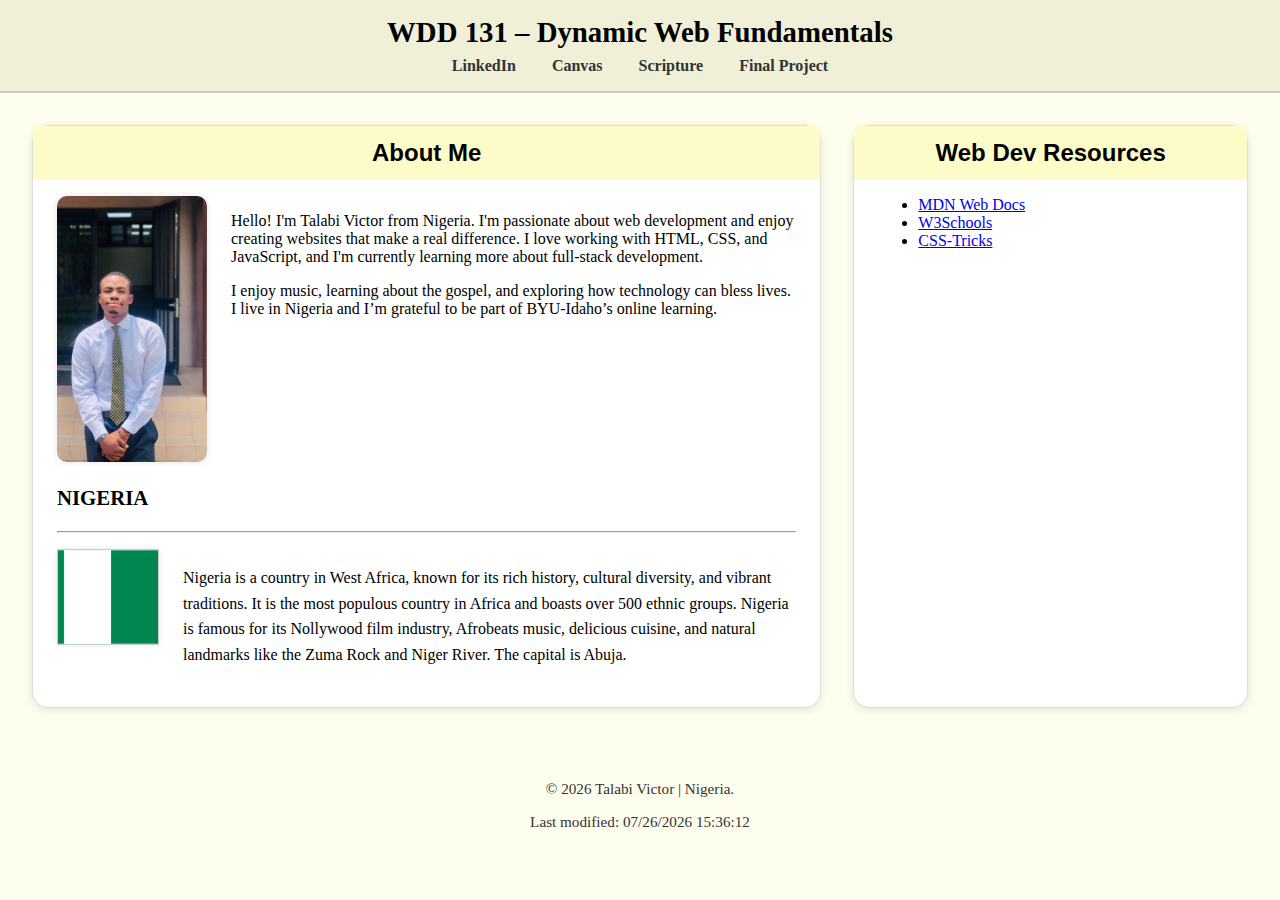
<file: index.html>
<!DOCTYPE html>
<html lang="en">
  <head>
    <meta charset="UTF-8" />
    <meta name="viewport" content="width=device-width, initial-scale=1.0" />
    <meta
      name="description"
      content="WDD 131 – Dynamic Web Fundamentals | Talabi Victor | Course landing page"
    />
    <meta name="author" content="Talabi Victor" />
    <title>WDD 131 – Dynamic Web Fundamentals – Talabi Victor</title>
    <link rel="stylesheet" href="styles/base.css" />
    <script src="scripts/getdates.js" defer></script>
  </head>
  <body>
    <header>
      <h1>WDD 131 – Dynamic Web Fundamentals</h1>
      <nav>
        <a href="https://linkedin.com" target="_blank">LinkedIn</a>
        <a href="https://byupw.instructure.com/" target="_blank">Canvas</a>
        <a
          href="https://www.churchofjesuschrist.org/study/scriptures/bofm/1-ne/3?lang=eng&id=p7#p7"
          target="_blank"
          >Scripture</a
        >
        <a href="#">Final Project</a>
      </nav>
    </header>

    <main class="container">
      <!-- About Me Card -->
      <section class="card about-me">
        <h2>About Me</h2>
        <div class="about-content">
          <img src="images/fresh.jpg" alt="Talabi Victor portrait" />
          <div class="about-text">
            <p>
              Hello! I'm Talabi Victor from Nigeria. I'm passionate about web
              development and enjoy creating websites that make a real
              difference. I love working with HTML, CSS, and JavaScript, and I'm
              currently learning more about full-stack development.
            </p>
            <p>
              I enjoy music, learning about the gospel, and exploring how
              technology can bless lives. I live in Nigeria and I’m grateful to
              be part of BYU-Idaho’s online learning.
            </p>
          </div>
        </div>

        <!-- Country Info -->
        <h3 class="location-title">Nigeria</h3>
        <hr />
        <div class="country-info">
          <img src="images/naija flag.jpg" alt="Official Flag of Nigeria" />
          <div class="country-description">
            <p>
              Nigeria is a country in West Africa, known for its rich history,
              cultural diversity, and vibrant traditions. It is the most
              populous country in Africa and boasts over 500 ethnic groups.
              Nigeria is famous for its Nollywood film industry, Afrobeats
              music, delicious cuisine, and natural landmarks like the Zuma Rock
              and Niger River. The capital is Abuja.
            </p>
          </div>
        </div>
      </section>

      <!-- Resources Card -->
      <section class="card resources">
        <h2>Web Dev Resources</h2>
        <ul>
          <li>
            <a href="https://developer.mozilla.org/" target="_blank"
              >MDN Web Docs</a
            >
          </li>
          <li>
            <a href="https://www.w3schools.com/" target="_blank">W3Schools</a>
          </li>
          <li>
            <a href="https://css-tricks.com/" target="_blank">CSS-Tricks</a>
          </li>
        </ul>
      </section>
    </main>

    <footer>
      <p>&copy; <span id="currentyear"></span> Talabi Victor | Nigeria.</p>
      <p id="lastModified"></p>
    </footer>
  </body>
</html>
</file>
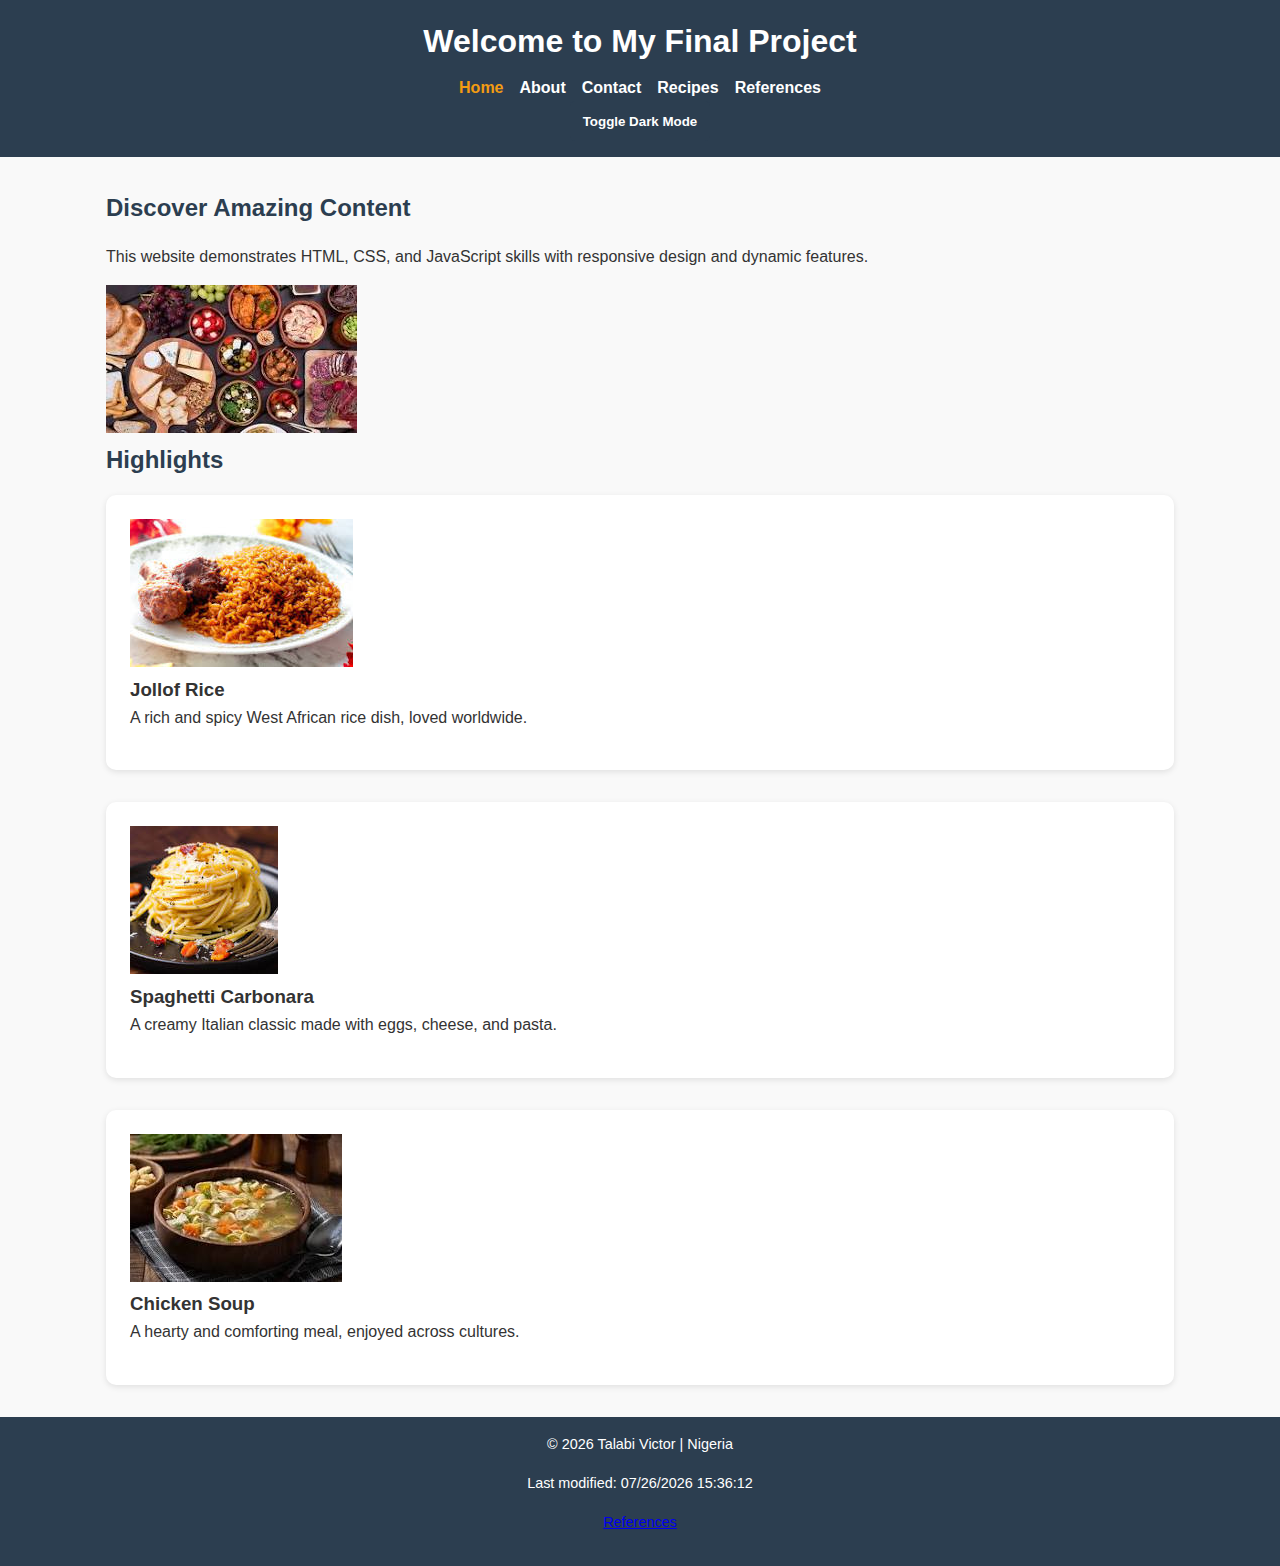
<file: w06-project/final-project/index.html>
<!DOCTYPE html>
<html lang="en">
  <head>
    <meta charset="UTF-8" />
    <meta name="viewport" content="width=device-width, initial-scale=1.0" />
    <meta
      name="description"
      content="Final Project Homepage - Showcasing recipes, culture, and more."
    />
    <title>Final Project | Home</title>
    <link rel="stylesheet" href="css/style.css" />
  </head>
  <body>
    <header>
      <h1>Welcome to My Final Project</h1>
      <nav>
        <ul>
          <li><a href="index.html" class="active">Home</a></li>
          <li><a href="about.html">About</a></li>
          <li><a href="contact.html">Contact</a></li>
          <li><a href="recipes.html">Recipes</a></li>
          <li><a href="references.html">References</a></li>
        </ul>
      </nav>
      <button id="modeToggle">Toggle Dark Mode</button>
    </header>

    <main>
      <section class="hero">
        <h2>Discover Amazing Content</h2>
        <p>
          This website demonstrates HTML, CSS, and JavaScript skills with
          responsive design and dynamic features.
        </p>
        <img src="images/ses.jpg" alt="Hero image" loading="lazy" />
      </section>

      <section>
        <h2>Highlights</h2>
        <div class="card-grid">
          <article class="card">
            <img src="images/jollof.jpg" alt="Sample 1" loading="lazy" />
            <h3>Jollof Rice</h3>
            <p>A rich and spicy West African rice dish, loved worldwide.</p>
          </article>

          <article class="card">
            <img src="images/spagetti.jpg" alt="Sample 2" loading="lazy" />
            <h3>Spaghetti Carbonara</h3>
            <p>A creamy Italian classic made with eggs, cheese, and pasta.</p>
          </article>

          <article class="card">
            <img src="images/chicken.jpg" alt="Sample 3" loading="lazy" />
            <h3>Chicken Soup</h3>
            <p>A hearty and comforting meal, enjoyed across cultures.</p>
          </article>
        </div>
      </section>
    </main>

    <footer>
      <p>&copy; <span id="currentyear"></span> Talabi Victor | Nigeria</p>
      <p id="lastModified"></p>
      <p><a href="references.html">References</a></p>
    </footer>

    <script src="scripts/main.js"></script>
  </body>
</html>
</file>
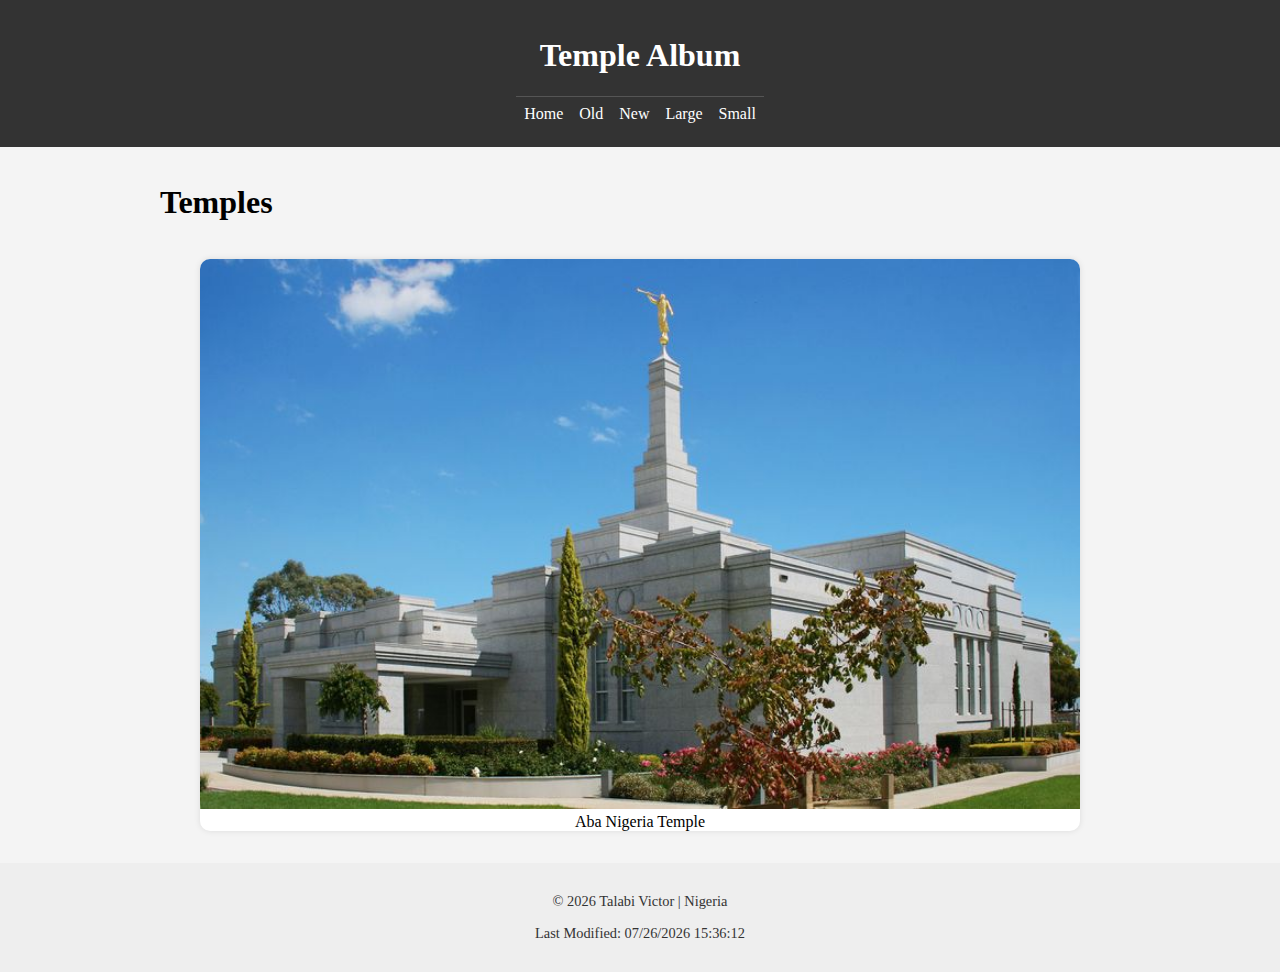
<file: temples.html>
<!DOCTYPE html>
<html lang="en">
  <head>
    <meta charset="UTF-8" />
    <meta name="viewport" content="width=device-width, initial-scale=1.0" />
    <title>Temple Album</title>
    <link rel="stylesheet" href="./styles/temples.css" />
    <link
      rel="stylesheet"
      href="./styles/temples-large.css"
      media="(min-width: 768px)"
    />
    <script src="./scripts/temples.js" defer></script>
  </head>
  <body>
    <header>
      <h1>Temple Album</h1>
      <button id="menu">☰</button>
      <nav class="navigation">
        <a href="#">Home</a>
        <a href="#">Old</a>
        <a href="#">New</a>
        <a href="#">Large</a>
        <a href="#">Small</a>
      </nav>
    </header>

    <main>
      <h1>Temples</h1>
      <div class="temple-grid">
        <!-- Example template -->
        <figure>
          <img
            src="images/adelaide_australia_temple_lds.jpeg"
            alt="Aba Nigeria Temple"
          />
          <figcaption>Aba Nigeria Temple</figcaption>
        </figure>
        <!-- Repeat 9 times -->
      </div>
    </main>

    <footer>
      <p>&copy; <span id="currentyear"></span> Talabi Victor | Nigeria</p>
      <p id="lastModified"></p>
    </footer>
  </body>
</html>
</file>
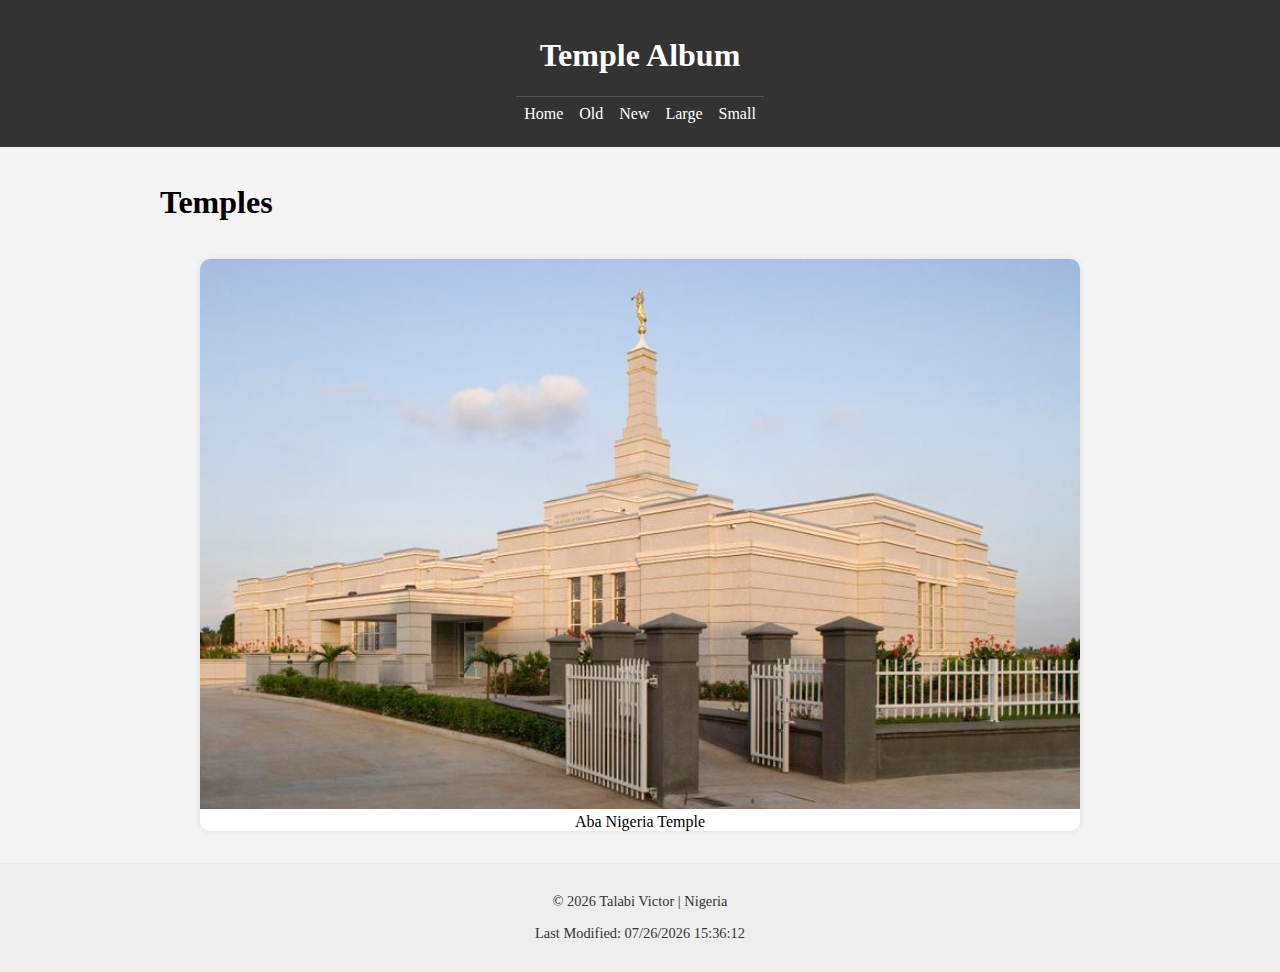
<file: styles/temples.html>
<!DOCTYPE html>
<html lang="en">
  <head>
    <meta charset="UTF-8" />
    <meta name="viewport" content="width=device-width, initial-scale=1.0" />
    <title>Temple Album</title>
    <link rel="stylesheet" href="temples.css" />
    <link
      rel="stylesheet"
      href="temples-large.css"
      media="(min-width: 768px)"
    />
    <script src="../scripts/temples.js" defer></script>
  </head>
  <body>
    <header>
      <h1>Temple Album</h1>
      <button id="menu">☰</button>
      <nav class="navigation">
        <a href="#">Home</a>
        <a href="#">Old</a>
        <a href="#">New</a>
        <a href="#">Large</a>
        <a href="#">Small</a>
      </nav>
    </header>

    <main>
      <h1>Temples</h1>
      <div class="temple-grid">
        <!-- Example template -->
        <figure>
          <img
            src="../images/aba_nigeria_temple_lds (2).jpeg"
            alt="Aba Nigeria Temple"
          />
          <figcaption>Aba Nigeria Temple</figcaption>
        </figure>
        <!-- Repeat 9 times -->
      </div>
    </main>

    <footer>
      <p>&copy; <span id="currentyear"></span> Talabi Victor | Nigeria</p>
      <p id="lastModified"></p>
    </footer>
  </body>
</html>
</file>
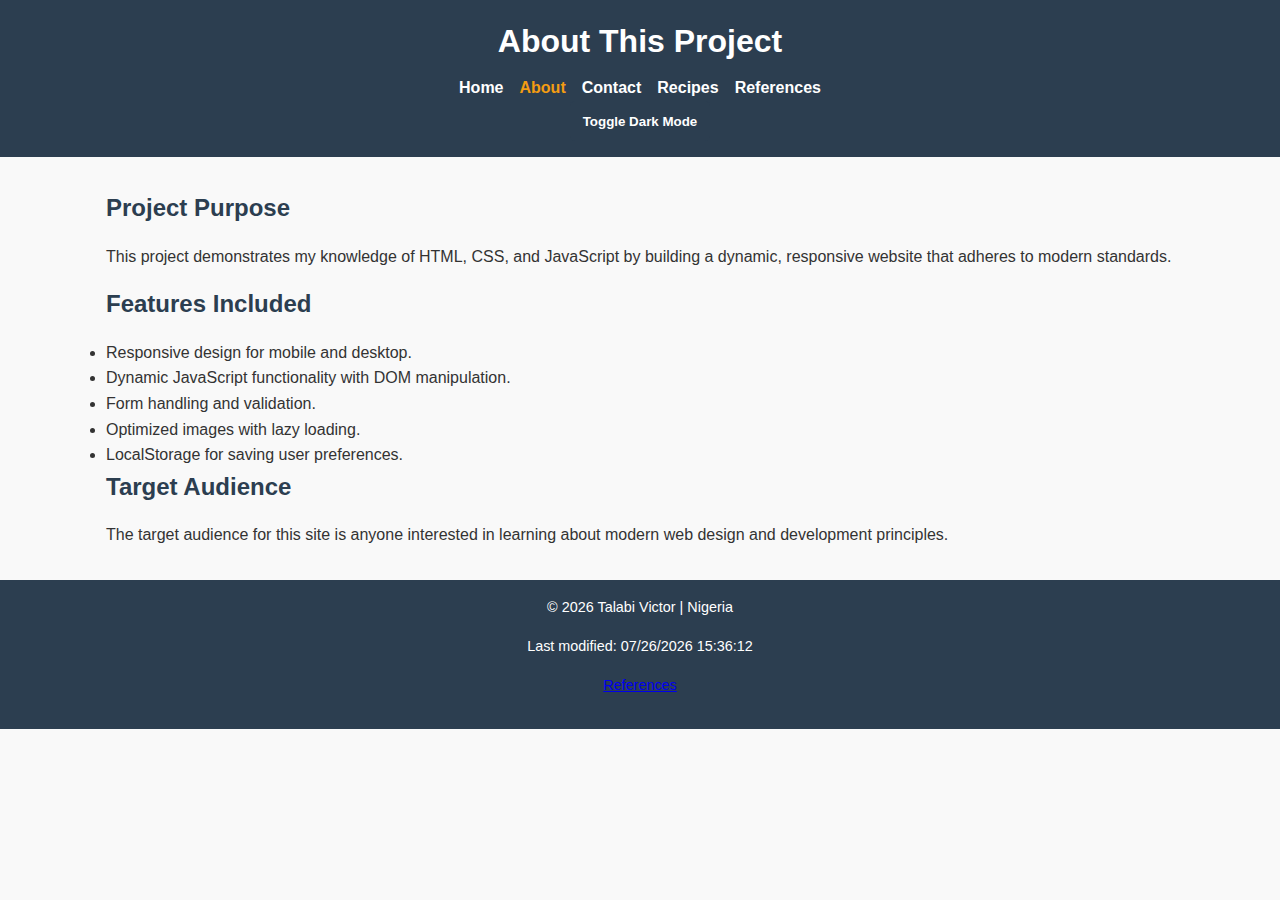
<file: w06-project/final-project/about.html>
<!DOCTYPE html>
<html lang="en">
  <head>
    <meta charset="UTF-8" />
    <meta name="viewport" content="width=device-width, initial-scale=1.0" />
    <meta
      name="description"
      content="About this website project and its purpose."
    />
    <title>Final Project | About</title>
    <link rel="stylesheet" href="css/style.css" />
  </head>
  <body>
    <header>
      <h1>About This Project</h1>
      <nav>
        <ul>
          <li><a href="index.html">Home</a></li>
          <li><a href="about.html" class="active">About</a></li>
          <li><a href="contact.html">Contact</a></li>
          <li><a href="recipes.html">Recipes</a></li>
          <li><a href="references.html">References</a></li>
        </ul>
      </nav>
      <button id="modeToggle">Toggle Dark Mode</button>
    </header>

    <main>
      <section>
        <h2>Project Purpose</h2>
        <p>
          This project demonstrates my knowledge of HTML, CSS, and JavaScript by
          building a dynamic, responsive website that adheres to modern
          standards.
        </p>
      </section>

      <section>
        <h2>Features Included</h2>
        <ul>
          <li>Responsive design for mobile and desktop.</li>
          <li>Dynamic JavaScript functionality with DOM manipulation.</li>
          <li>Form handling and validation.</li>
          <li>Optimized images with lazy loading.</li>
          <li>LocalStorage for saving user preferences.</li>
        </ul>
      </section>

      <section>
        <h2>Target Audience</h2>
        <p>
          The target audience for this site is anyone interested in learning
          about modern web design and development principles.
        </p>
      </section>
    </main>

    <footer>
      <p>&copy; <span id="currentyear"></span> Talabi Victor | Nigeria</p>
      <p id="lastModified"></p>
      <p><a href="references.html">References</a></p>
    </footer>

    <script src="scripts/main.js"></script>
  </body>
</html>
</file>
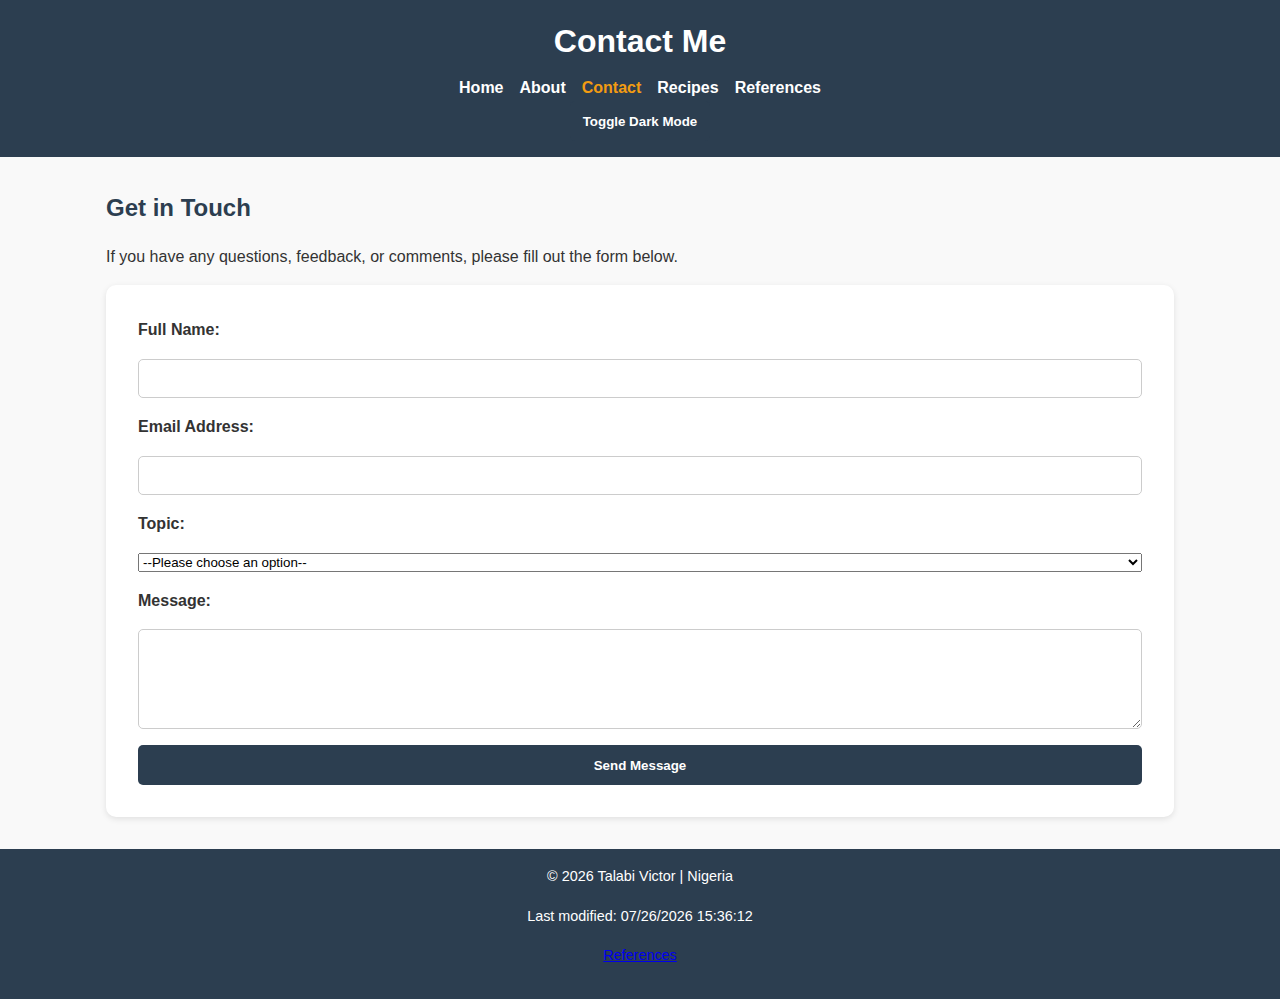
<file: w06-project/final-project/contact.html>
<!DOCTYPE html>
<html lang="en">
  <head>
    <meta charset="UTF-8" />
    <meta name="viewport" content="width=device-width, initial-scale=1.0" />
    <meta name="description" content="Contact page with form to reach out." />
    <title>Final Project | Contact</title>
    <link rel="stylesheet" href="css/style.css" />
  </head>
  <body>
    <header>
      <h1>Contact Me</h1>
      <nav>
        <ul>
          <li><a href="index.html">Home</a></li>
          <li><a href="about.html">About</a></li>
          <li><a href="contact.html" class="active">Contact</a></li>
          <li><a href="recipes.html">Recipes</a></li>
          <li><a href="references.html">References</a></li>
        </ul>
      </nav>
      <button id="modeToggle">Toggle Dark Mode</button>
    </header>

    <main>
      <section>
        <h2>Get in Touch</h2>
        <p>
          If you have any questions, feedback, or comments, please fill out the
          form below.
        </p>

        <form id="contactForm">
          <label for="name">Full Name:</label>
          <input type="text" id="name" name="name" required />

          <label for="email">Email Address:</label>
          <input type="email" id="email" name="email" required />

          <label for="topic">Topic:</label>
          <select id="topic" name="topic" required>
            <option value="">--Please choose an option--</option>
            <option value="feedback">Feedback</option>
            <option value="question">Question</option>
            <option value="support">Support</option>
          </select>

          <label for="message">Message:</label>
          <textarea id="message" name="message" rows="5" required></textarea>

          <button type="submit">Send Message</button>
        </form>

        <p id="formResponse" class="hidden"></p>
      </section>
    </main>

    <footer>
      <p>&copy; <span id="currentyear"></span> Talabi Victor | Nigeria</p>
      <p id="lastModified"></p>
      <p><a href="references.html">References</a></p>
    </footer>

    <script src="scripts/main.js"></script>
  </body>
</html>
</file>
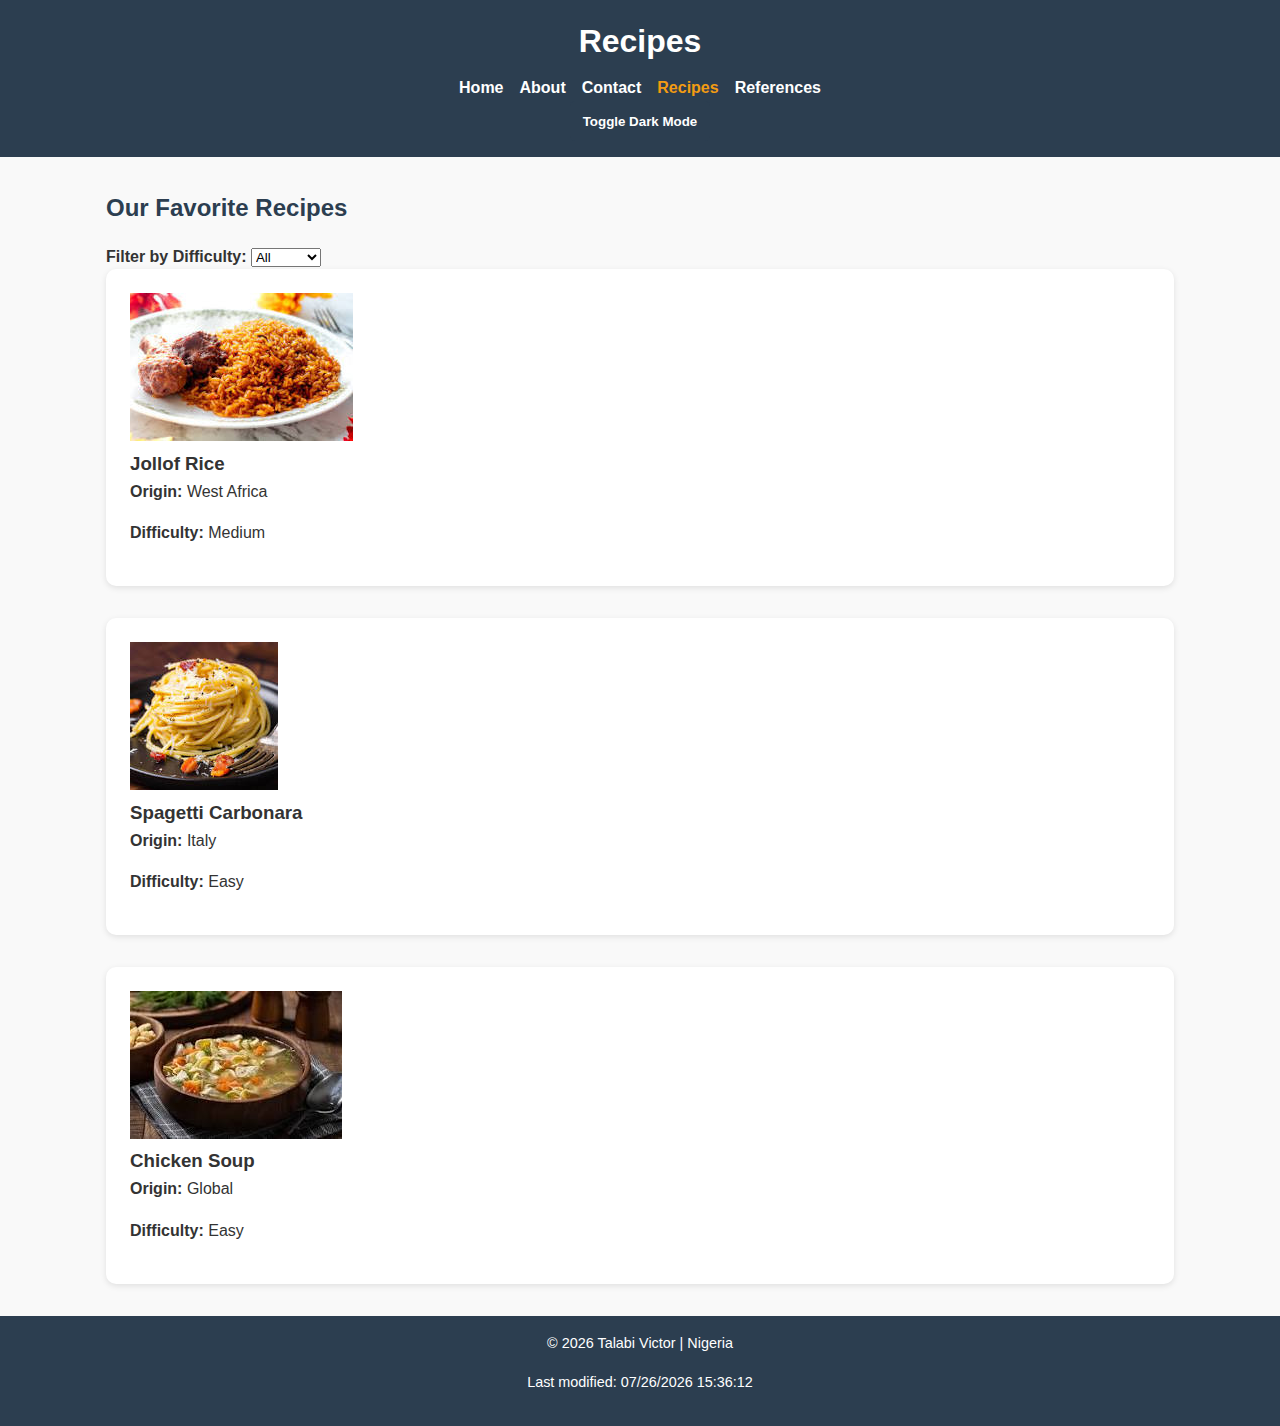
<file: w06-project/final-project/recipes.html>
<!DOCTYPE html>
<html lang="en">
  <head>
    <meta charset="UTF-8" />
    <meta name="viewport" content="width=device-width, initial-scale=1.0" />
    <meta
      name="description"
      content="Recipe collection with dynamic JavaScript rendering."
    />
    <title>Final Project | Recipes</title>
    <link rel="stylesheet" href="css/style.css" />
  </head>
  <body>
    <header>
      <h1>Recipes</h1>
      <nav>
        <ul>
          <li><a href="index.html">Home</a></li>
          <li><a href="about.html">About</a></li>
          <li><a href="contact.html">Contact</a></li>
          <li><a href="recipes.html" class="active">Recipes</a></li>
          <li><a href="references.html">References</a></li>
        </ul>
      </nav>
      <button id="modeToggle">Toggle Dark Mode</button>
    </header>

    <main>
      <section>
        <h2>Our Favorite Recipes</h2>

        <!-- Filter dropdown -->
        <label for="difficultyFilter">Filter by Difficulty:</label>
        <select id="difficultyFilter">
          <option value="all">All</option>
          <option value="Easy">Easy</option>
          <option value="Medium">Medium</option>
          <option value="Hard">Hard</option>
        </select>

        <div id="recipesList" class="card-grid">
          <!-- Recipes will be injected here by JS -->
        </div>
      </section>
    </main>

    <footer>
      <p>&copy; <span id="currentyear"></span> Talabi Victor | Nigeria</p>
      <p id="lastModified"></p>
    </footer>

    <script src="scripts/main.js"></script>
  </body>
</html>
</file>
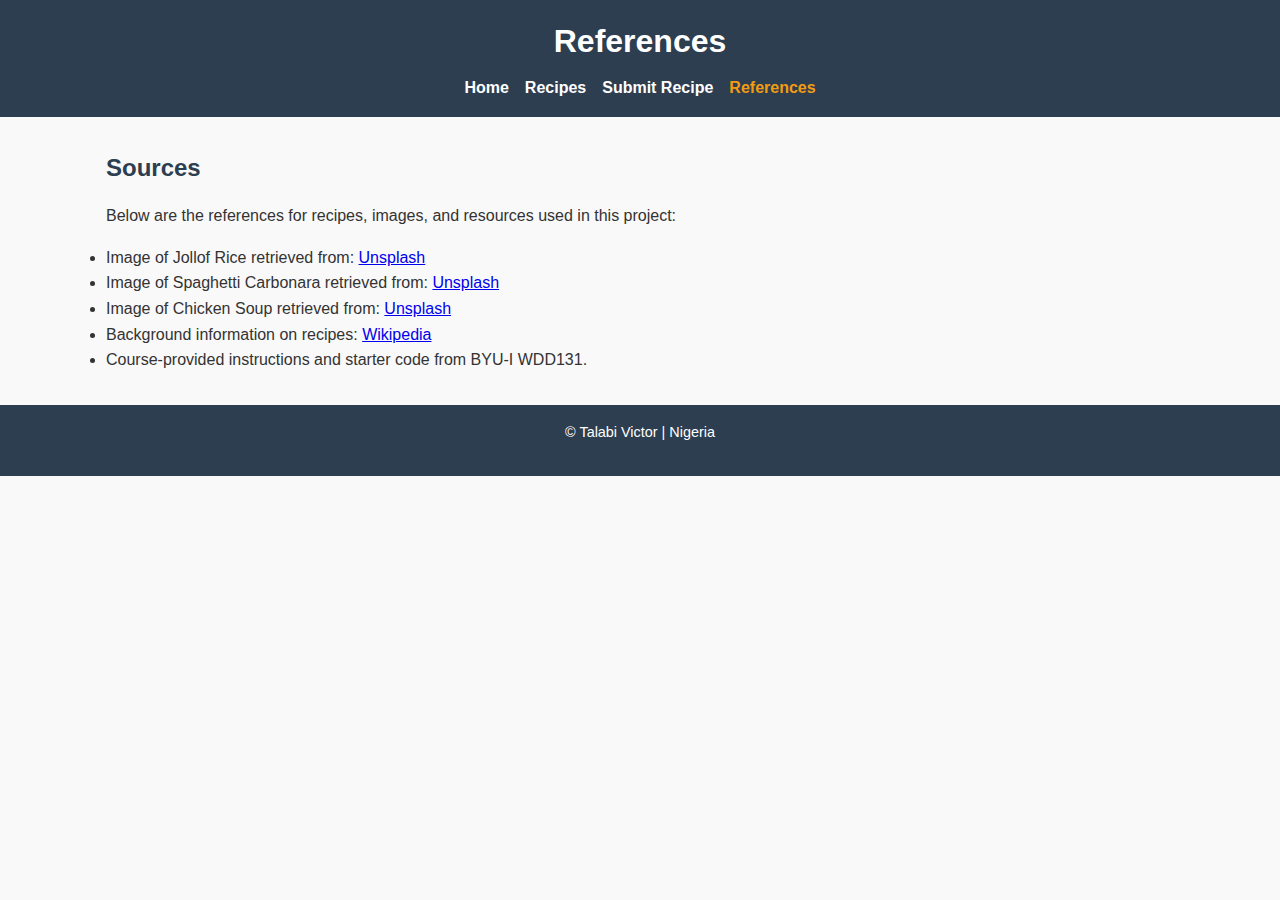
<file: w06-project/final-project/references.html>
<!DOCTYPE html>
<html lang="en">
  <head>
    <meta charset="UTF-8" />
    <meta name="viewport" content="width=device-width, initial-scale=1.0" />
    <meta
      name="description"
      content="References and citations for sources used in the Delicious Recipes project."
    />
    <title>Delicious Recipes | References</title>
    <link rel="stylesheet" href="css/style.css" />
  </head>
  <body>
    <header>
      <h1>References</h1>
      <nav>
        <ul>
          <li><a href="index.html">Home</a></li>
          <li><a href="recipes.html">Recipes</a></li>
          <li><a href="contact.html">Submit Recipe</a></li>
          <li><a href="references.html" class="active">References</a></li>
        </ul>
      </nav>
    </header>

    <main>
      <section>
        <h2>Sources</h2>
        <p>
          Below are the references for recipes, images, and resources used in
          this project:
        </p>
        <ul>
          <li>
            Image of Jollof Rice retrieved from:
            <a
              href="https://unsplash.com/photos/a-black-bowl-filled-with-food-on-top-of-a-table-OT-Wlz2Mn7w"
              target="_blank"
              >Unsplash</a
            >
          </li>
          <li>
            Image of Spaghetti Carbonara retrieved from:
            <a
              href="https://unsplash.com/photos/a-plate-of-spaghetti-with-tomatoes-and-feta-cheese-eMddYPqMJu8"
              target="_blank"
              >Unsplash</a
            >
          </li>
          <li>
            Image of Chicken Soup retrieved from:
            <a
              href="https://unsplash.com/photos/a-bowl-of-noodles-with-carrots-and-parsley-r_xzwk4zoG8"
              target="_blank"
              >Unsplash</a
            >
          </li>
          <li>
            Background information on recipes:
            <a href="https://wikipedia.org" target="_blank">Wikipedia</a>
          </li>
          <li>
            Course-provided instructions and starter code from BYU-I WDD131.
          </li>
        </ul>
      </section>
    </main>

    <footer>
      <p>&copy; <span id="currentyear"></span> Talabi Victor | Nigeria</p>
      <p id="lastModified"></p>
    </footer>
  </body>
</html>
</file>
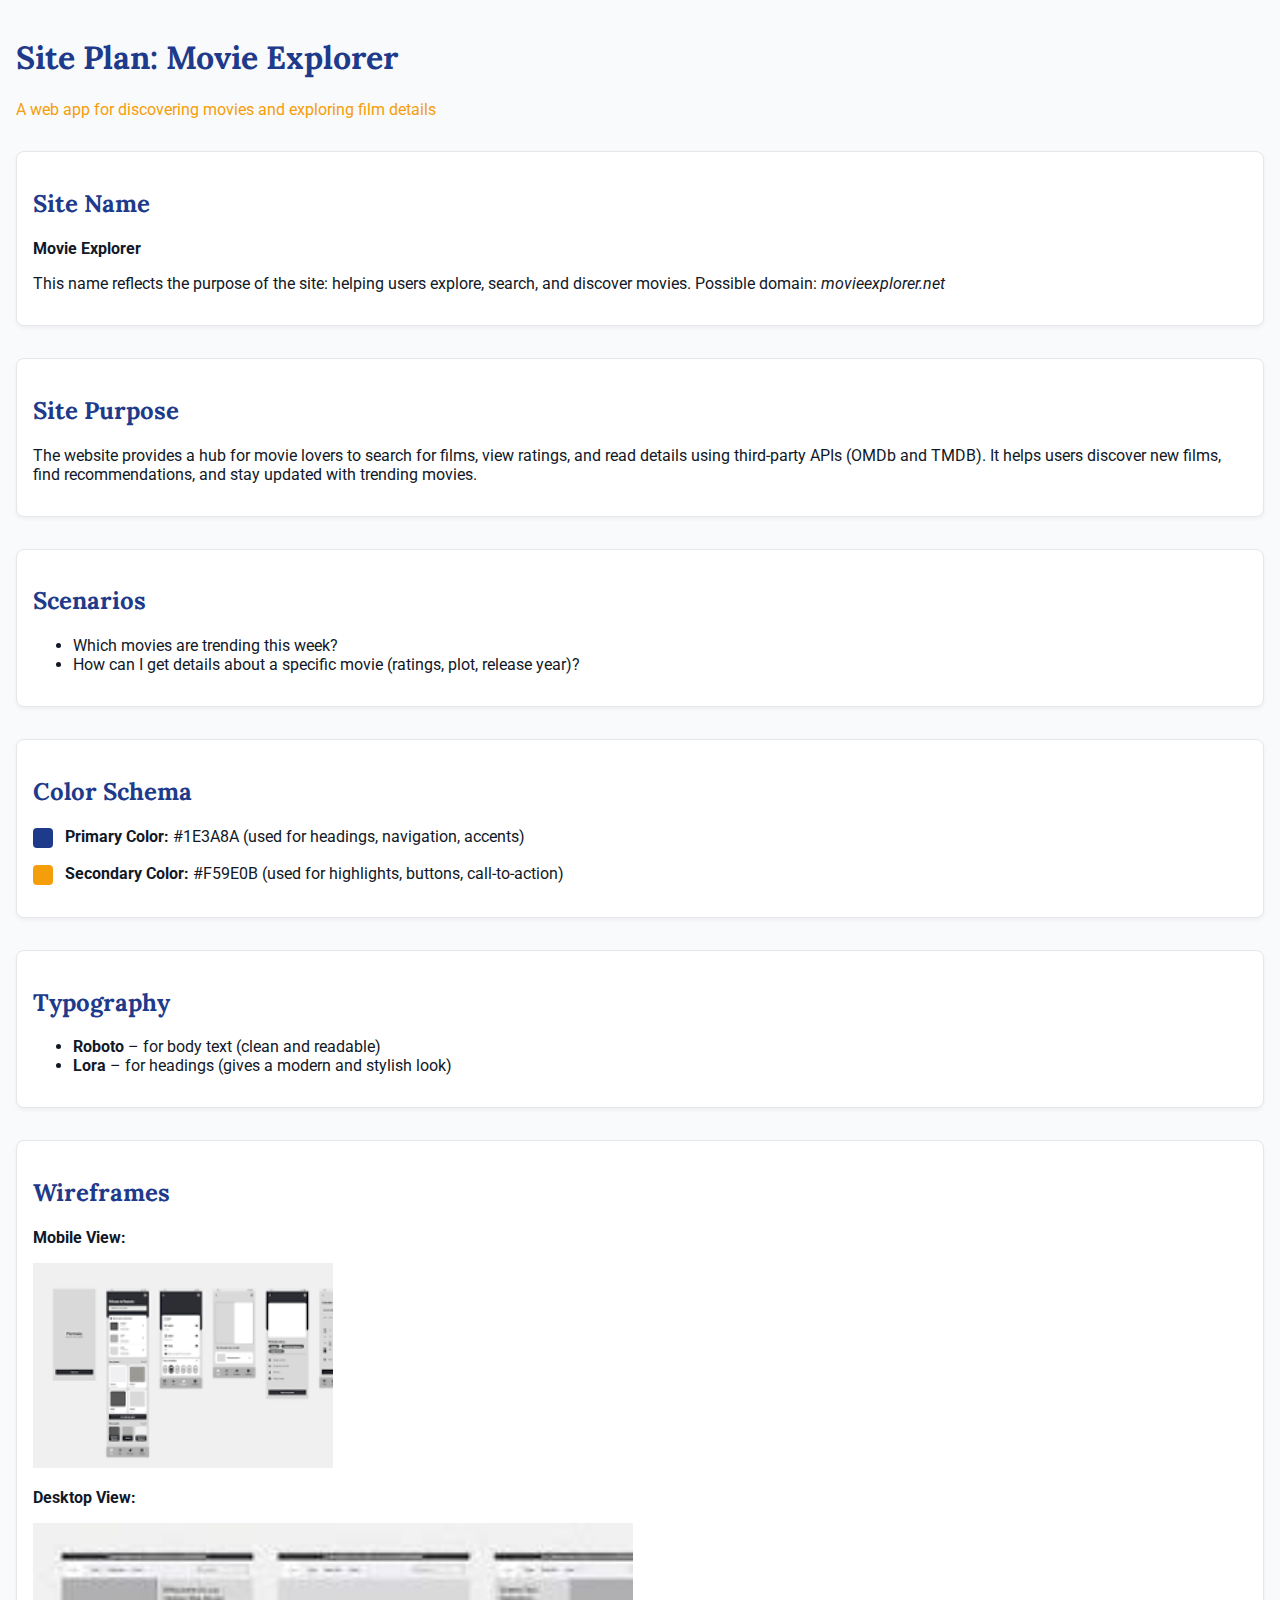
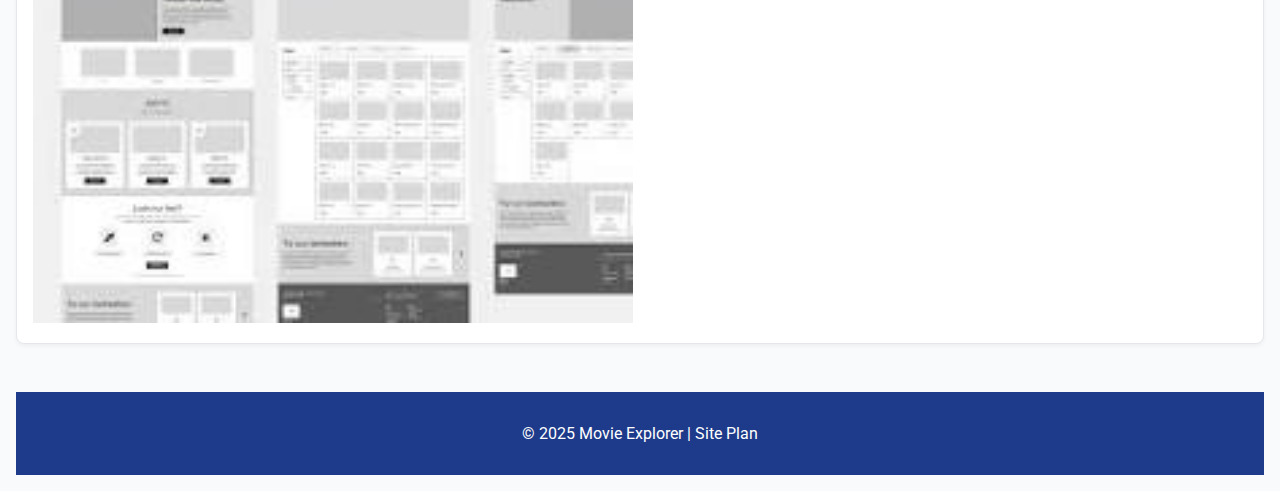
<file: w06-project/w05-project/siteplan.html>
<!DOCTYPE html>
<html lang="en">
  <head>
    <meta charset="UTF-8" />
    <meta name="viewport" content="width=device-width, initial-scale=1.0" />
    <title>Site Plan - My Project</title>
    <link rel="stylesheet" href="css/siteplan.css" />
    <!-- Example Google Font -->
    <link
      href="https://fonts.googleapis.com/css2?family=Roboto:wght@400;700&family=Lora&display=swap"
      rel="stylesheet"
    />
  </head>
  <body>
    <header>
      <h1>Site Plan: Movie Explorer</h1>
      <p class="subtitle">
        A web app for discovering movies and exploring film details
      </p>
    </header>

    <main>
      <!-- Site Name -->
      <section>
        <h2>Site Name</h2>
        <p><strong>Movie Explorer</strong></p>
        <p>
          This name reflects the purpose of the site: helping users explore,
          search, and discover movies. Possible domain:
          <em>movieexplorer.net</em>
        </p>
      </section>

      <!-- Site Purpose -->
      <section>
        <h2>Site Purpose</h2>
        <p>
          The website provides a hub for movie lovers to search for films, view
          ratings, and read details using third-party APIs (OMDb and TMDB). It
          helps users discover new films, find recommendations, and stay updated
          with trending movies.
        </p>
      </section>

      <!-- Scenarios -->
      <section>
        <h2>Scenarios</h2>
        <ul>
          <li>Which movies are trending this week?</li>
          <li>
            How can I get details about a specific movie (ratings, plot, release
            year)?
          </li>
        </ul>
      </section>

      <!-- Color Schema -->
      <section>
        <h2>Color Schema</h2>
        <p>
          <span class="color-sample primary"></span>
          <strong>Primary Color:</strong> #1E3A8A (used for headings,
          navigation, accents)
        </p>
        <p>
          <span class="color-sample secondary"></span>
          <strong>Secondary Color:</strong> #F59E0B (used for highlights,
          buttons, call-to-action)
        </p>
      </section>

      <!-- Typography -->
      <section>
        <h2>Typography</h2>
        <ul>
          <li><strong>Roboto</strong> – for body text (clean and readable)</li>
          <li>
            <strong>Lora</strong> – for headings (gives a modern and stylish
            look)
          </li>
        </ul>
      </section>

      <!-- Wireframes -->
      <section>
        <h2>Wireframes</h2>
        <p><strong>Mobile View:</strong></p>
        <img
          src="images/wire2.png"
          alt="Wireframe of mobile homepage"
          width="300"
        />
        <p><strong>Desktop View:</strong></p>
        <img
          src="images/wire3.jpg"
          alt="Wireframe of desktop homepage"
          width="600"
        />
      </section>
    </main>

    <footer>
      <p>&copy; 2025 Movie Explorer | Site Plan</p>
    </footer>
  </body>
</html>
</file>
<file: styles/base.css>
/* General Styles */
body {
  font-family: Georgia, serif;
  margin: 0;
  background-color: #fefeee;
}

header {
  background-color: #f0f0d8;
  padding: 1rem;
  text-align: center;
  border-bottom: 2px solid #ccc;
}

header h1 {
  margin: 0;
  font-size: 1.8rem;
  font-weight: bold;
}

nav {
  margin-top: 0.5rem;
}

nav a {
  margin: 0 1rem;
  text-decoration: none;
  color: #333;
  font-weight: bold;
}

.container {
  display: grid;
  grid-template-columns: 2fr 1fr;
  gap: 2rem;
  padding: 2rem;
}

.card {
  background-color: white;
  border-radius: 16px;
  padding: 1.5rem;
  box-shadow: 0 2px 8px rgba(0, 0, 0, 0.1);
  border: 1px solid #ddd;
}

.card h2 {
  background-color: #fdfcc8;
  padding: 0.8rem;
  border-radius: 8px 8px 0 0;
  margin: -1.5rem -1.5rem 1rem -1.5rem;
  text-align: center;
  font-weight: bold;
  font-family: "Arial Black", sans-serif;
}

/* About Me Section */
.about-content {
  display: flex;
  flex-direction: row;
  gap: 1.5rem;
  align-items: flex-start;
  flex-wrap: wrap;
}

.about-content img {
  width: 150px;
  height: auto;
  border-radius: 10px;
  box-shadow: 0 0 8px rgba(0, 0, 0, 0.1);
  flex-shrink: 0;
}

.about-text {
  flex: 1;
}

.location-title {
  font-size: 1.3rem;
  font-weight: bold;
  text-transform: uppercase;
  margin-top: 1.5rem;
}

.country-info {
  display: flex;
  gap: 1.5rem;
  margin-top: 1rem;
  align-items: flex-start;
}

.country-info img {
  width: 100px;
  height: auto;
  border: 1px solid #ccc;
  box-shadow: 0 0 6px rgba(0, 0, 0, 0.1);
  flex-shrink: 0;
}

.country-description {
  flex: 1;
  font-size: 1rem;
  line-height: 1.6;
}

/* Footer */
footer {
  text-align: center;
  padding: 1.5rem;
  background-color: #fefeee;
  font-size: 0.95rem;
  color: #333;
}
</file>
<file: w06-project/final-project/css/style.css>
/* ========== Base Styles ========== */
* {
  margin: 0;
  padding: 0;
  box-sizing: border-box;
}

body {
  font-family: Arial, Helvetica, sans-serif;
  line-height: 1.6;
  background-color: #f9f9f9;
  color: #333;
}

/* ========== Header & Navigation ========== */
header {
  background: #2c3e50;
  color: #fff;
  padding: 1rem;
  text-align: center;
}

header h1 {
  margin-bottom: 0.5rem;
}

nav ul {
  list-style: none;
  display: flex;
  justify-content: center;
  flex-wrap: wrap;
  gap: 1rem;
}

nav a {
  color: #fff;
  text-decoration: none;
  font-weight: bold;
  transition: color 0.3s ease-in-out;
}

nav a:hover,
nav a.active {
  color: #f39c12;
}

/* ========== Main Content ========== */
main {
  max-width: 1100px;
  margin: 2rem auto;
  padding: 0 1rem;
}

main h2 {
  margin-bottom: 1rem;
  color: #2c3e50;
}

p {
  margin-bottom: 1rem;
}

/* ========== Cards (for About page, etc.) ========== */
.card {
  background: #fff;
  padding: 1.5rem;
  border-radius: 10px;
  box-shadow: 0 2px 6px rgba(0, 0, 0, 0.1);
  margin-bottom: 2rem;
}

/* ========== Form Styling ========== */
form {
  display: grid;
  gap: 1rem;
  background: #fff;
  padding: 2rem;
  border-radius: 10px;
  box-shadow: 0 2px 6px rgba(0, 0, 0, 0.1);
}

label {
  font-weight: bold;
}

input,
textarea {
  width: 100%;
  padding: 0.7rem;
  border: 1px solid #ccc;
  border-radius: 5px;
}

input:focus,
textarea:focus {
  border-color: #2c3e50;
  outline: none;
}

button {
  padding: 0.8rem;
  background: #2c3e50;
  color: #fff;
  border: none;
  border-radius: 5px;
  font-weight: bold;
  cursor: pointer;
  transition: background 0.3s ease-in-out;
}

button:hover {
  background: #f39c12;
}

/* ========== Footer ========== */
footer {
  text-align: center;
  padding: 1rem;
  background: #2c3e50;
  color: #fff;
  margin-top: 2rem;
  font-size: 0.9rem;
}

/* ========== Responsive Design ========== */
@media (max-width: 768px) {
  nav ul {
    flex-direction: column;
    gap: 0.5rem;
  }

  main {
    padding: 0 0.5rem;
  }
}

/* ... your existing CSS ... */

/* Dark mode */
body.dark-mode {
  background-color: #222;
  color: #eee;
}

body.dark-mode header,
body.dark-mode footer {
  background-color: #333;
}

body.dark-mode nav a {
  color: #f0c040;
}
</file>
<file: styles/temples.css>
body {
  font-family: "Georgia", serif;
  margin: 0;
  padding: 0;
  background-color: #f4f4f4;
}

header {
  background-color: #333;
  color: #fff;
  padding: 1rem;
  text-align: center;
  position: relative;
}

#menu {
  position: absolute;
  right: 1rem;
  top: 1rem;
  background: none;
  border: none;
  color: #fff;
  font-size: 1.5rem;
  cursor: pointer;
  display: block;
}

.navigation {
  display: none;
  flex-direction: column;
  margin-top: 1rem;
}

.navigation a {
  color: #fff;
  text-decoration: none;
  padding: 0.5rem;
  border-top: 1px solid #555;
}

.navigation a:hover {
  background-color: #555;
}

main {
  max-width: 960px;
  margin: auto;
  padding: 1rem;
}

.temple-grid {
  display: grid;
  grid-template-columns: 1fr;
  gap: 1rem;
}

figure {
  background-color: white;
  border-radius: 10px;
  overflow: hidden;
  text-align: center;
  box-shadow: 0 0 6px rgba(0, 0, 0, 0.1);
}

figure img {
  width: 100%;
  height: auto;
}

footer {
  text-align: center;
  padding: 1rem;
  background-color: #eee;
  font-size: 0.9rem;
  color: #333;
}
.navigation {
  display: none;
  flex-direction: column;
  margin-top: 1rem;
}

.navigation.open {
  display: flex;
}
</file>
<file: styles/temples-large.css>
.navigation {
  display: flex !important;
  justify-content: center;
  flex-direction: row;
  margin-top: 0;
}

#menu {
  display: none;
}

.temple-grid {
  grid-template-columns: repeat(auto-fit, minmax(250px, 1fr));
}
</file>
<file: w06-project/w05-project/css/siteplan.css>
body {
  font-family: "Roboto", sans-serif;
  background-color: #f9fafb;
  color: #111827;
  margin: 0;
  padding: 1rem;
}

h1,
h2 {
  font-family: "Lora", serif;
  color: #1e3a8a; /* Primary */
}

.subtitle {
  color: #f59e0b; /* Secondary */
}

section {
  margin: 2rem 0;
  padding: 1rem;
  border: 1px solid #e5e7eb;
  border-radius: 8px;
  background: #ffffff;
  box-shadow: 0 2px 4px rgba(0, 0, 0, 0.05);
}

.color-sample {
  display: inline-block;
  width: 20px;
  height: 20px;
  margin-right: 8px;
  border-radius: 4px;
  vertical-align: middle;
}

.color-sample.primary {
  background: #1e3a8a;
}
.color-sample.secondary {
  background: #f59e0b;
}

footer {
  margin-top: 3rem;
  padding: 1rem;
  text-align: center;
  background-color: #1e3a8a;
  color: white;
}
</file>
